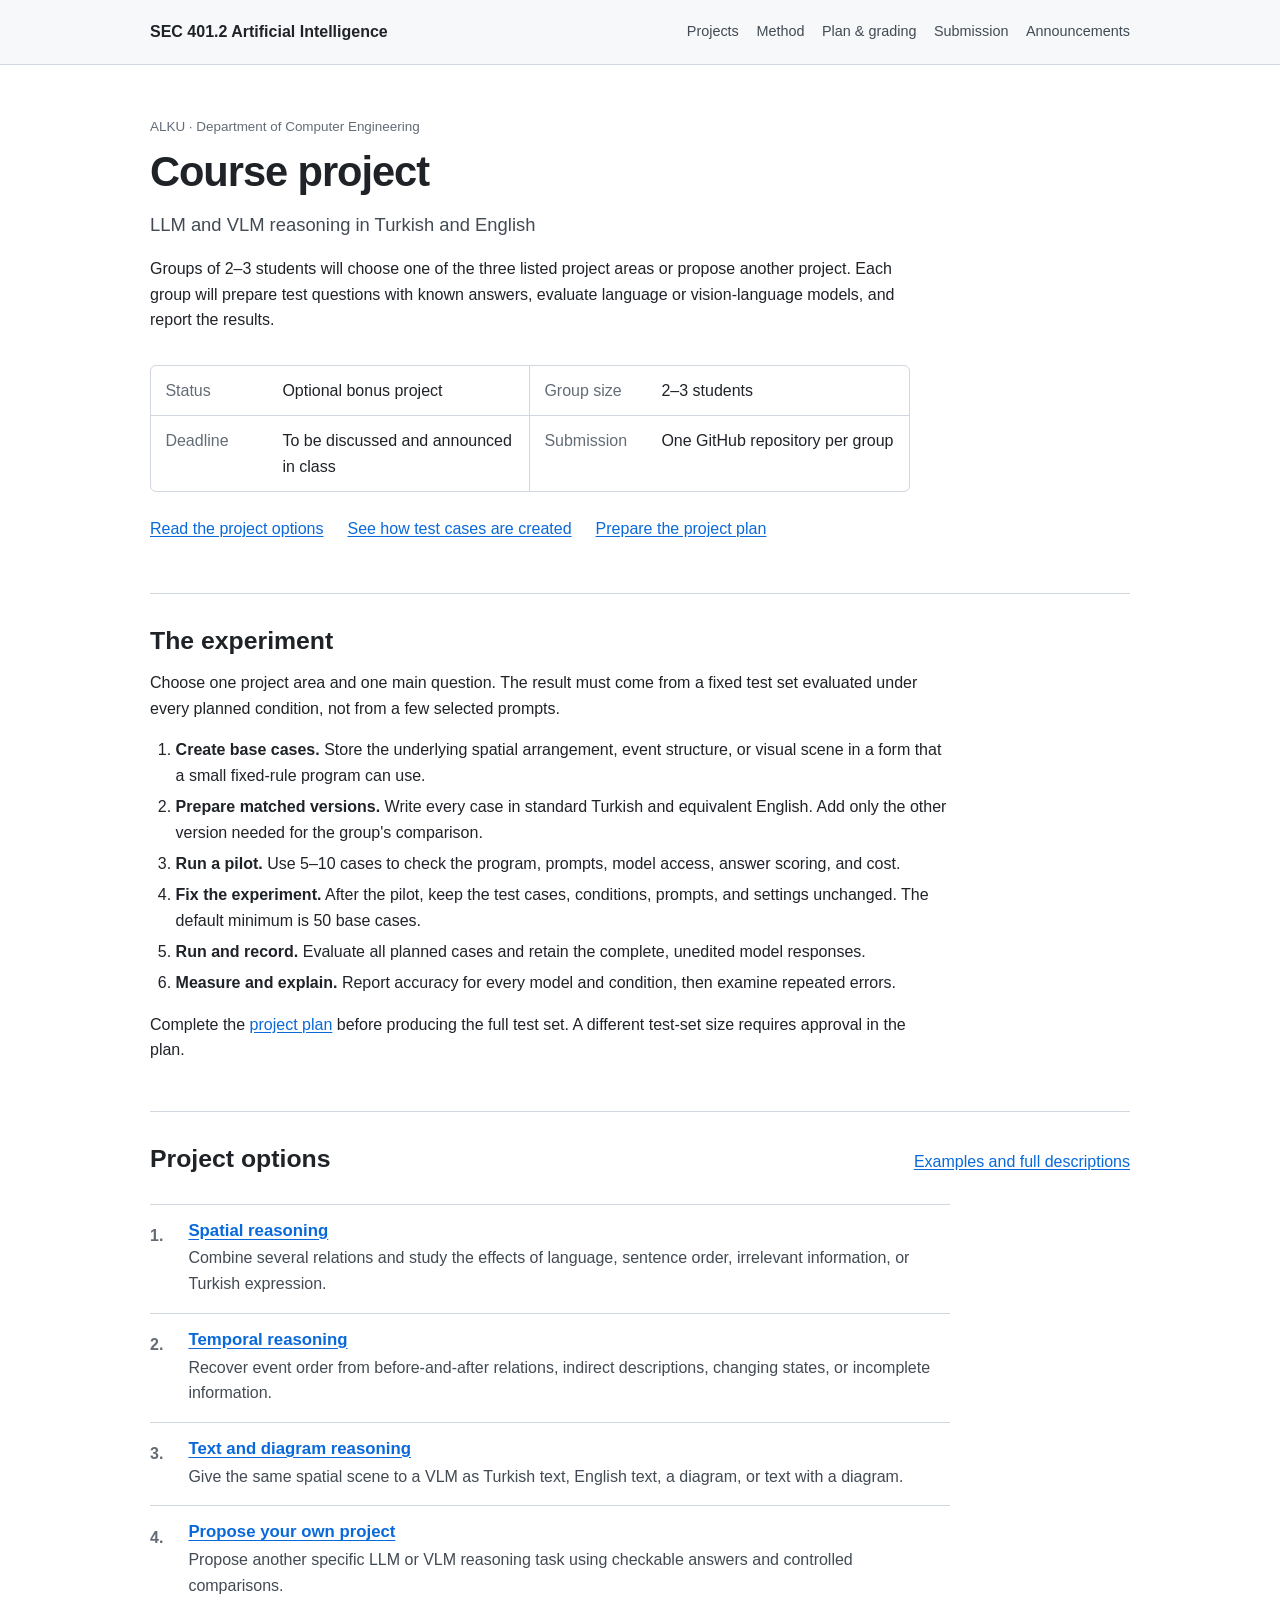
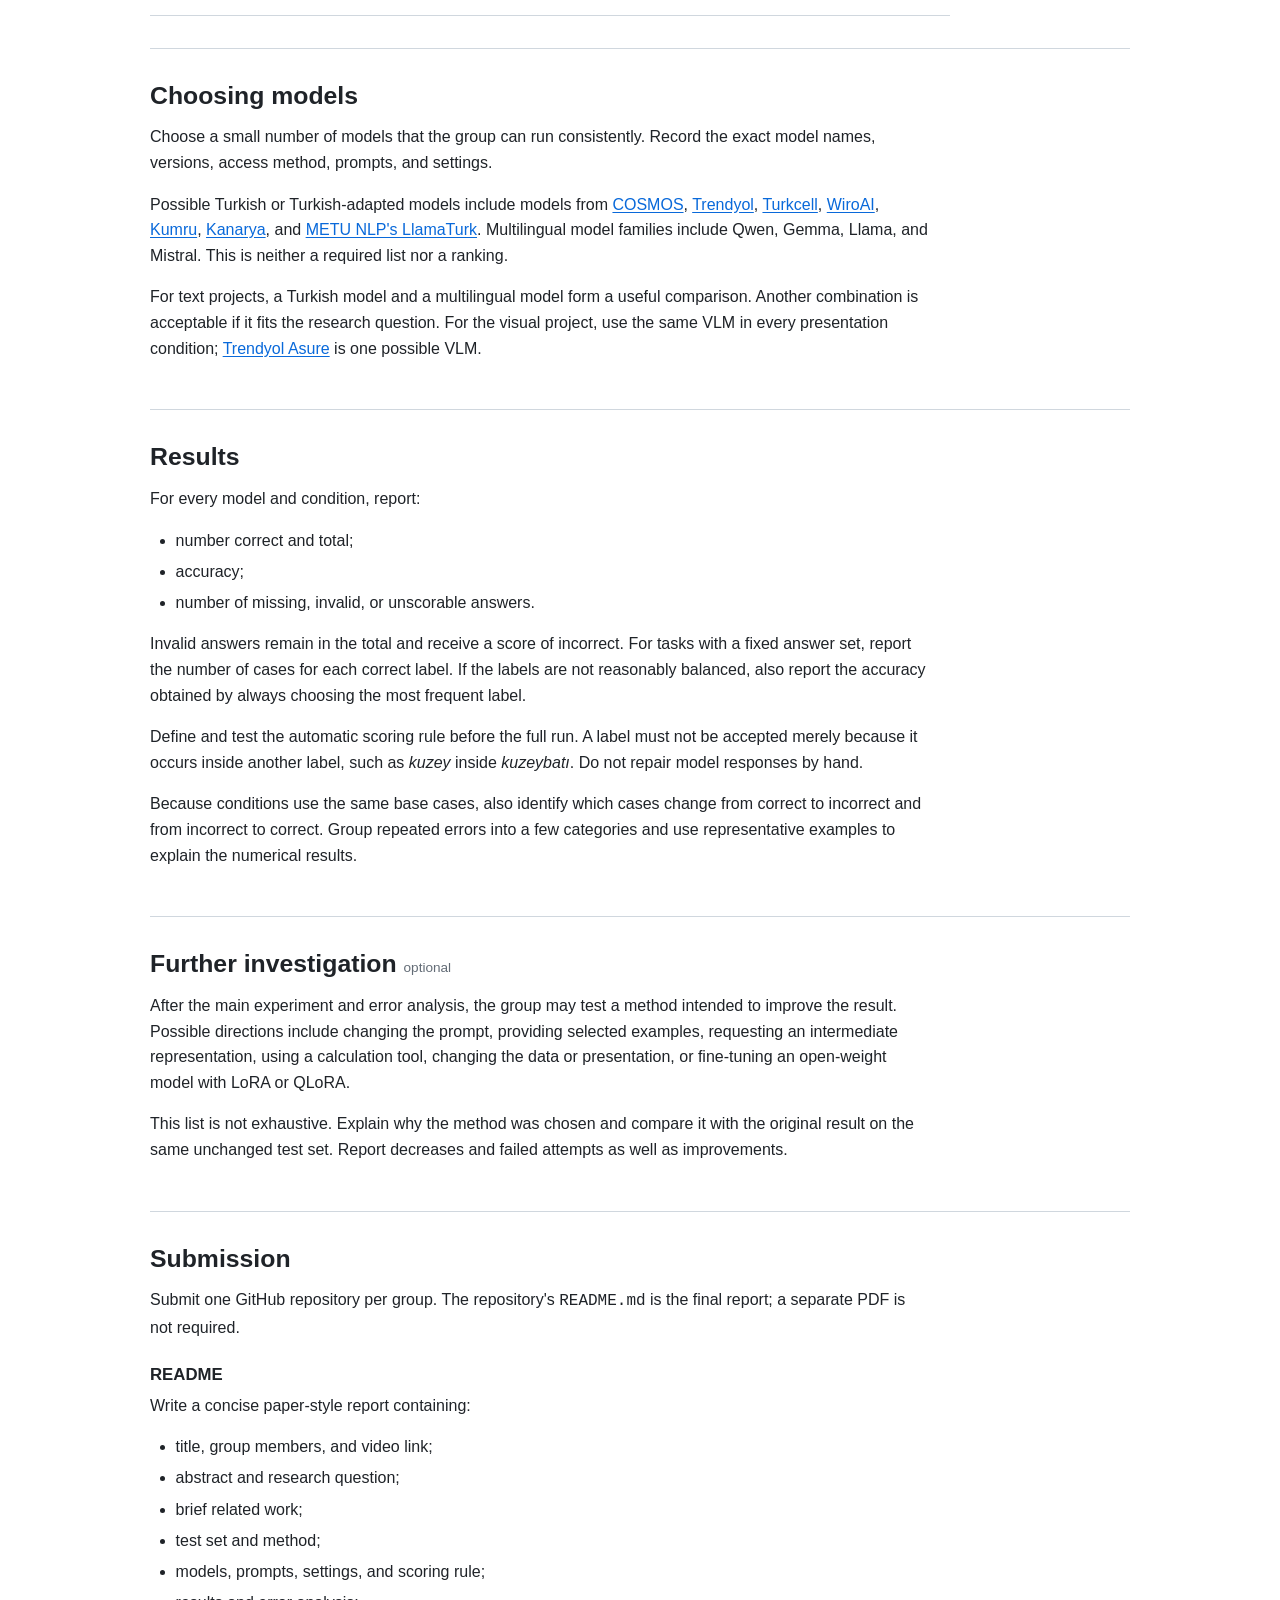
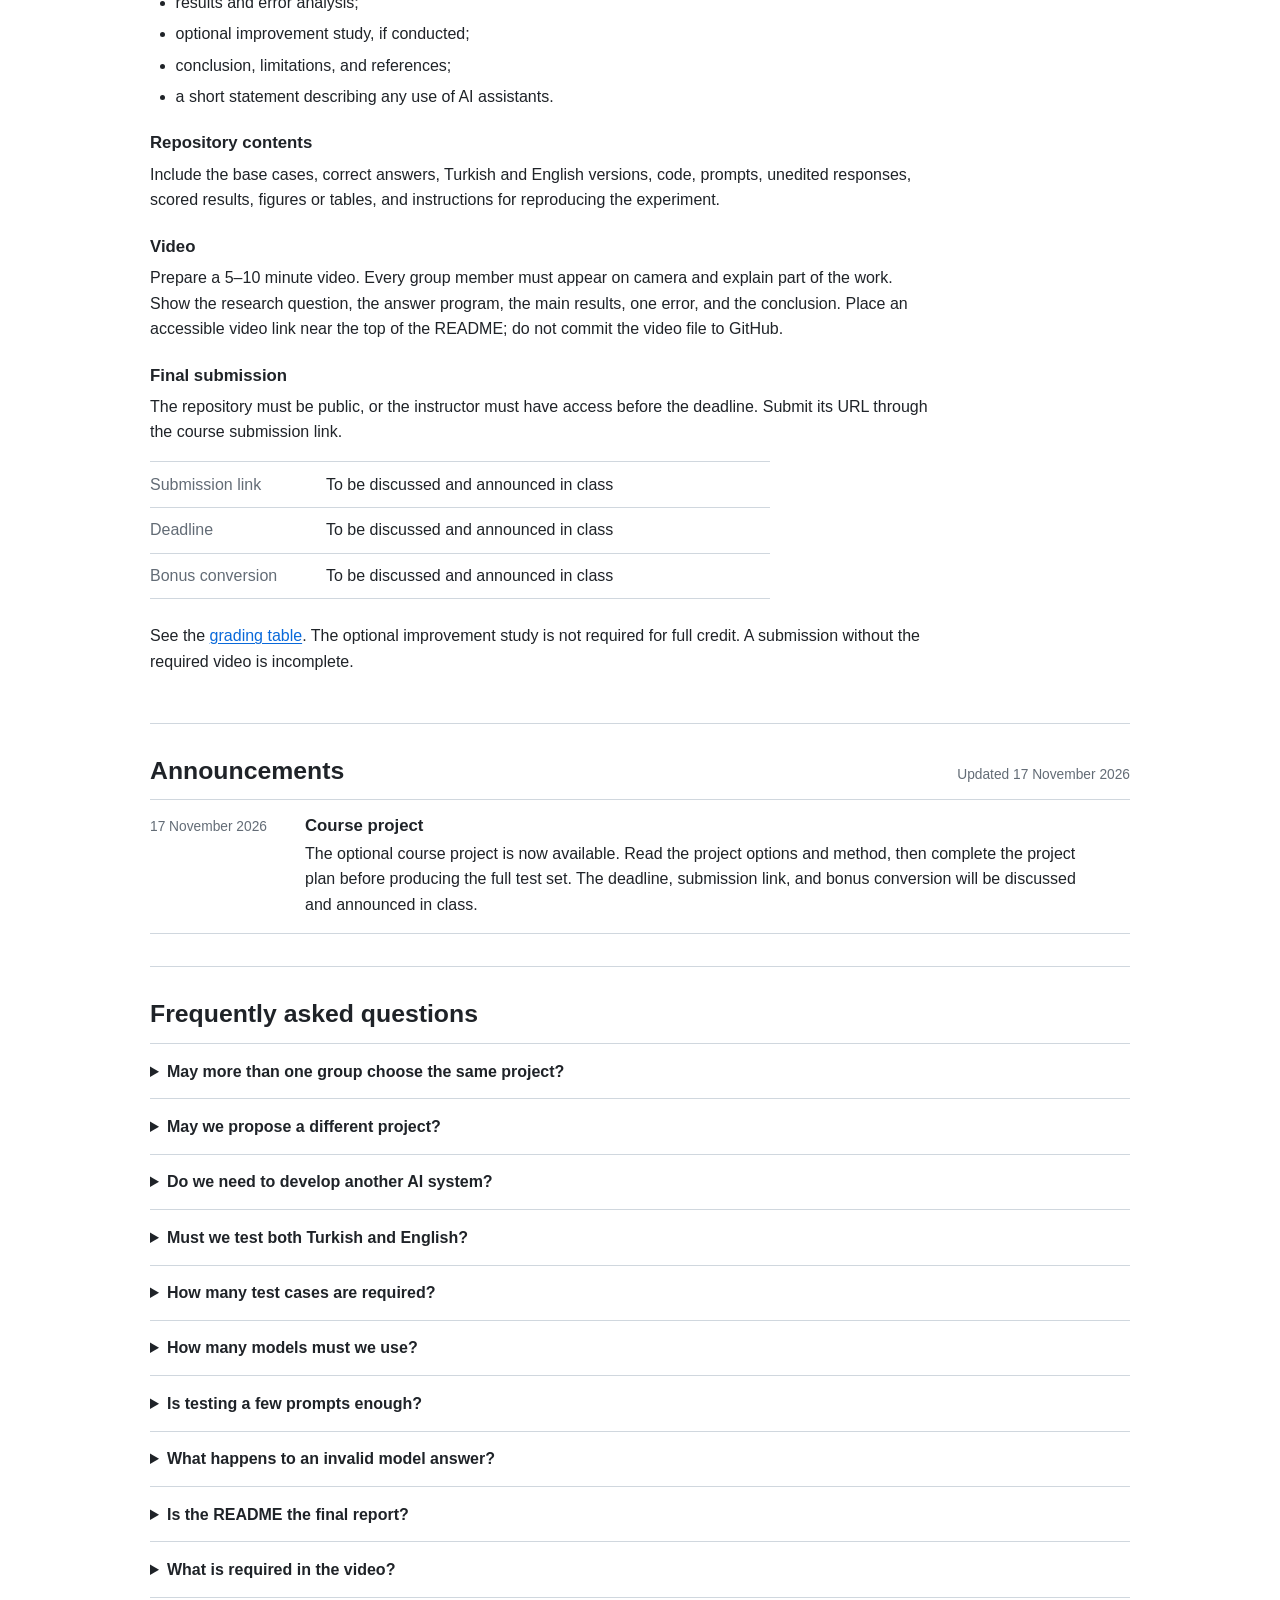
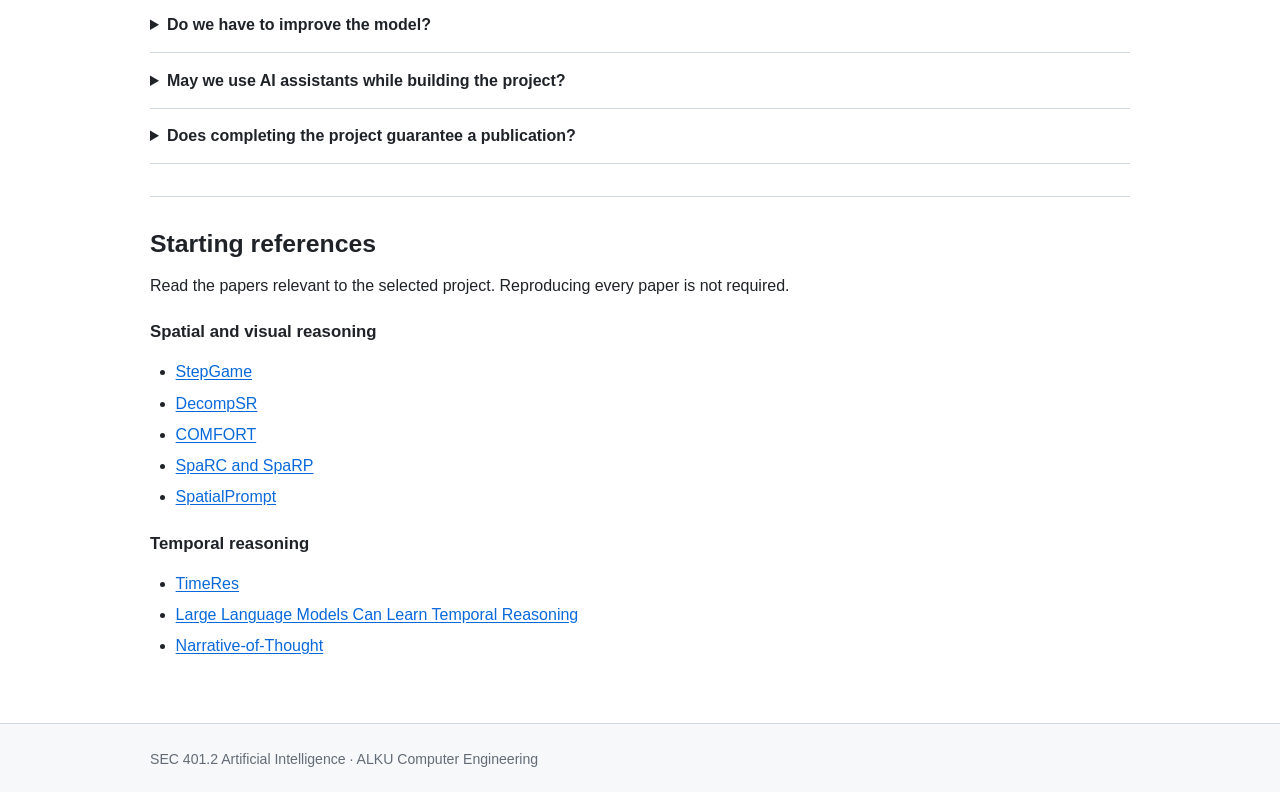
<file: index.html>
<!doctype html>
<html lang="en">
  <head>
    <meta charset="utf-8">
    <meta name="viewport" content="width=device-width, initial-scale=1">
    <meta name="description" content="SEC 401.2 course project on spatial and temporal reasoning with language and vision-language models.">
    <title>SEC 401.2 Course Project</title>
    <link rel="stylesheet" href="assets/styles.css">
    <script src="content/site-content.js" defer></script>
    <script src="assets/app.js" defer></script>
  </head>
  <body>
    <a class="skip-link" href="#main">Skip to main content</a>

    <header class="site-header">
      <div class="container header-row">
        <a class="site-title" href="index.html">SEC 401.2 Artificial Intelligence</a>
        <nav aria-label="Main navigation">
          <a href="projects.html">Projects</a>
          <a href="method.html">Method</a>
          <a href="plan.html">Plan &amp; grading</a>
          <a href="#submission">Submission</a>
          <a href="#announcements">Announcements</a>
        </nav>
      </div>
    </header>

    <main id="main" class="container">
      <section class="intro">
        <p class="eyebrow">ALKU · Department of Computer Engineering</p>
        <h1>Course project</h1>
        <p class="lead">LLM and VLM reasoning in Turkish and English</p>
        <p>Groups of 2–3 students will choose one of the three listed project areas or propose another project. Each group will prepare test questions with known answers, evaluate language or vision-language models, and report the results.</p>

        <dl class="project-meta">
          <div><dt>Status</dt><dd>Optional bonus project</dd></div>
          <div><dt>Group size</dt><dd>2–3 students</dd></div>
          <div><dt>Deadline</dt><dd>To be discussed and announced in class</dd></div>
          <div><dt>Submission</dt><dd>One GitHub repository per group</dd></div>
        </dl>

        <ul class="quick-links" aria-label="Start here">
          <li><a href="projects.html">Read the project options</a></li>
          <li><a href="method.html">See how test cases are created</a></li>
          <li><a href="plan.html">Prepare the project plan</a></li>
        </ul>
      </section>

      <section id="overview">
        <h2>The experiment</h2>
        <p>Choose one project area and one main question. The result must come from a fixed test set evaluated under every planned condition, not from a few selected prompts.</p>

        <ol>
          <li><strong>Create base cases.</strong> Store the underlying spatial arrangement, event structure, or visual scene in a form that a small fixed-rule program can use.</li>
          <li><strong>Prepare matched versions.</strong> Write every case in standard Turkish and equivalent English. Add only the other version needed for the group's comparison.</li>
          <li><strong>Run a pilot.</strong> Use 5–10 cases to check the program, prompts, model access, answer scoring, and cost.</li>
          <li><strong>Fix the experiment.</strong> After the pilot, keep the test cases, conditions, prompts, and settings unchanged. The default minimum is 50 base cases.</li>
          <li><strong>Run and record.</strong> Evaluate all planned cases and retain the complete, unedited model responses.</li>
          <li><strong>Measure and explain.</strong> Report accuracy for every model and condition, then examine repeated errors.</li>
        </ol>

        <p>Complete the <a href="plan.html">project plan</a> before producing the full test set. A different test-set size requires approval in the plan.</p>
      </section>

      <section id="projects">
        <div class="section-heading">
          <h2>Project options</h2>
          <a href="projects.html">Examples and full descriptions</a>
        </div>

        <ol class="project-list">
          <li>
            <h3><a href="projects.html#spatial">Spatial reasoning</a></h3>
            <p>Combine several relations and study the effects of language, sentence order, irrelevant information, or Turkish expression.</p>
          </li>
          <li>
            <h3><a href="projects.html#temporal">Temporal reasoning</a></h3>
            <p>Recover event order from before-and-after relations, indirect descriptions, changing states, or incomplete information.</p>
          </li>
          <li>
            <h3><a href="projects.html#visual">Text and diagram reasoning</a></h3>
            <p>Give the same spatial scene to a VLM as Turkish text, English text, a diagram, or text with a diagram.</p>
          </li>
          <li>
            <h3><a href="projects.html#own-project">Propose your own project</a></h3>
            <p>Propose another specific LLM or VLM reasoning task using checkable answers and controlled comparisons.</p>
          </li>
        </ol>
      </section>

      <section id="models">
        <h2>Choosing models</h2>
        <p>Choose a small number of models that the group can run consistently. Record the exact model names, versions, access method, prompts, and settings.</p>
        <p>Possible Turkish or Turkish-adapted models include models from <a href="https://huggingface.co/ytu-ce-cosmos/models">COSMOS</a>, <a href="https://huggingface.co/Trendyol">Trendyol</a>, <a href="https://huggingface.co/TURKCELL/Turkcell-LLM-7b-v1">Turkcell</a>, <a href="https://huggingface.co/WiroAI">WiroAI</a>, <a href="https://huggingface.co/vngrs/Kumru-2B">Kumru</a>, <a href="https://huggingface.co/asafaya/kanarya-2b">Kanarya</a>, and <a href="https://github.com/metunlp/llamaturk">METU NLP's LlamaTurk</a>. Multilingual model families include Qwen, Gemma, Llama, and Mistral. This is neither a required list nor a ranking.</p>
        <p>For text projects, a Turkish model and a multilingual model form a useful comparison. Another combination is acceptable if it fits the research question. For the visual project, use the same VLM in every presentation condition; <a href="https://huggingface.co/Trendyol/Trendyol-LLM-Asure-12B">Trendyol Asure</a> is one possible VLM.</p>
      </section>

      <section id="results">
        <h2>Results</h2>
        <p>For every model and condition, report:</p>
        <ul>
          <li>number correct and total;</li>
          <li>accuracy;</li>
          <li>number of missing, invalid, or unscorable answers.</li>
        </ul>
        <p>Invalid answers remain in the total and receive a score of incorrect. For tasks with a fixed answer set, report the number of cases for each correct label. If the labels are not reasonably balanced, also report the accuracy obtained by always choosing the most frequent label.</p>
        <p>Define and test the automatic scoring rule before the full run. A label must not be accepted merely because it occurs inside another label, such as <em>kuzey</em> inside <em>kuzeybatı</em>. Do not repair model responses by hand.</p>
        <p>Because conditions use the same base cases, also identify which cases change from correct to incorrect and from incorrect to correct. Group repeated errors into a few categories and use representative examples to explain the numerical results.</p>
      </section>

      <section id="improvement">
        <h2>Further investigation <span class="heading-note">optional</span></h2>
        <p>After the main experiment and error analysis, the group may test a method intended to improve the result. Possible directions include changing the prompt, providing selected examples, requesting an intermediate representation, using a calculation tool, changing the data or presentation, or fine-tuning an open-weight model with LoRA or QLoRA.</p>
        <p>This list is not exhaustive. Explain why the method was chosen and compare it with the original result on the same unchanged test set. Report decreases and failed attempts as well as improvements.</p>
      </section>

      <section id="submission">
        <h2>Submission</h2>
        <p>Submit one GitHub repository per group. The repository's <code>README.md</code> is the final report; a separate PDF is not required.</p>

        <h3>README</h3>
        <p>Write a concise paper-style report containing:</p>
        <ul>
          <li>title, group members, and video link;</li>
          <li>abstract and research question;</li>
          <li>brief related work;</li>
          <li>test set and method;</li>
          <li>models, prompts, settings, and scoring rule;</li>
          <li>results and error analysis;</li>
          <li>optional improvement study, if conducted;</li>
          <li>conclusion, limitations, and references;</li>
          <li>a short statement describing any use of AI assistants.</li>
        </ul>

        <h3>Repository contents</h3>
        <p>Include the base cases, correct answers, Turkish and English versions, code, prompts, unedited responses, scored results, figures or tables, and instructions for reproducing the experiment.</p>

        <h3>Video</h3>
        <p>Prepare a 5–10 minute video. Every group member must appear on camera and explain part of the work. Show the research question, the answer program, the main results, one error, and the conclusion. Place an accessible video link near the top of the README; do not commit the video file to GitHub.</p>

        <h3>Final submission</h3>
        <p>The repository must be public, or the instructor must have access before the deadline. Submit its URL through the course submission link.</p>
        <dl class="pending-items">
          <div><dt>Submission link</dt><dd>To be discussed and announced in class</dd></div>
          <div><dt>Deadline</dt><dd>To be discussed and announced in class</dd></div>
          <div><dt>Bonus conversion</dt><dd>To be discussed and announced in class</dd></div>
        </dl>

        <p>See the <a href="plan.html#grading">grading table</a>. The optional improvement study is not required for full credit. A submission without the required video is incomplete.</p>
      </section>

      <section id="announcements">
        <div class="section-heading">
          <h2>Announcements</h2>
          <span class="muted" data-announcement-updated></span>
        </div>
        <div class="announcement-list" data-announcement-list>
          <p>Announcements are loading.</p>
        </div>
      </section>

      <section id="faq">
        <h2>Frequently asked questions</h2>
        <div class="faq-list" data-faq-list>
          <p>Questions are loading.</p>
        </div>
      </section>

      <section id="reading">
        <h2>Starting references</h2>
        <p>Read the papers relevant to the selected project. Reproducing every paper is not required.</p>

        <h3>Spatial and visual reasoning</h3>
        <ul class="references">
          <li><a href="https://doi.org/10.1609/aaai.v36i10.21383">StepGame</a></li>
          <li><a href="https://arxiv.org/abs/2511.02627">DecompSR</a></li>
          <li><a href="https://arxiv.org/abs/2410.17385">COMFORT</a></li>
          <li><a href="https://aclanthology.org/2024.acl-long.261/">SpaRC and SpaRP</a></li>
          <li><a href="https://aclanthology.org/2024.emnlp-main.947/">SpatialPrompt</a></li>
        </ul>

        <h3>Temporal reasoning</h3>
        <ul class="references">
          <li><a href="https://aclanthology.org/2026.eacl-srw.67/">TimeRes</a></li>
          <li><a href="https://aclanthology.org/2024.acl-long.563/">Large Language Models Can Learn Temporal Reasoning</a></li>
          <li><a href="https://aclanthology.org/2024.findings-emnlp.963/">Narrative-of-Thought</a></li>
        </ul>
      </section>
    </main>

    <footer>
      <div class="container">
        SEC 401.2 Artificial Intelligence · ALKU Computer Engineering
      </div>
    </footer>
  </body>
</html>
</file>
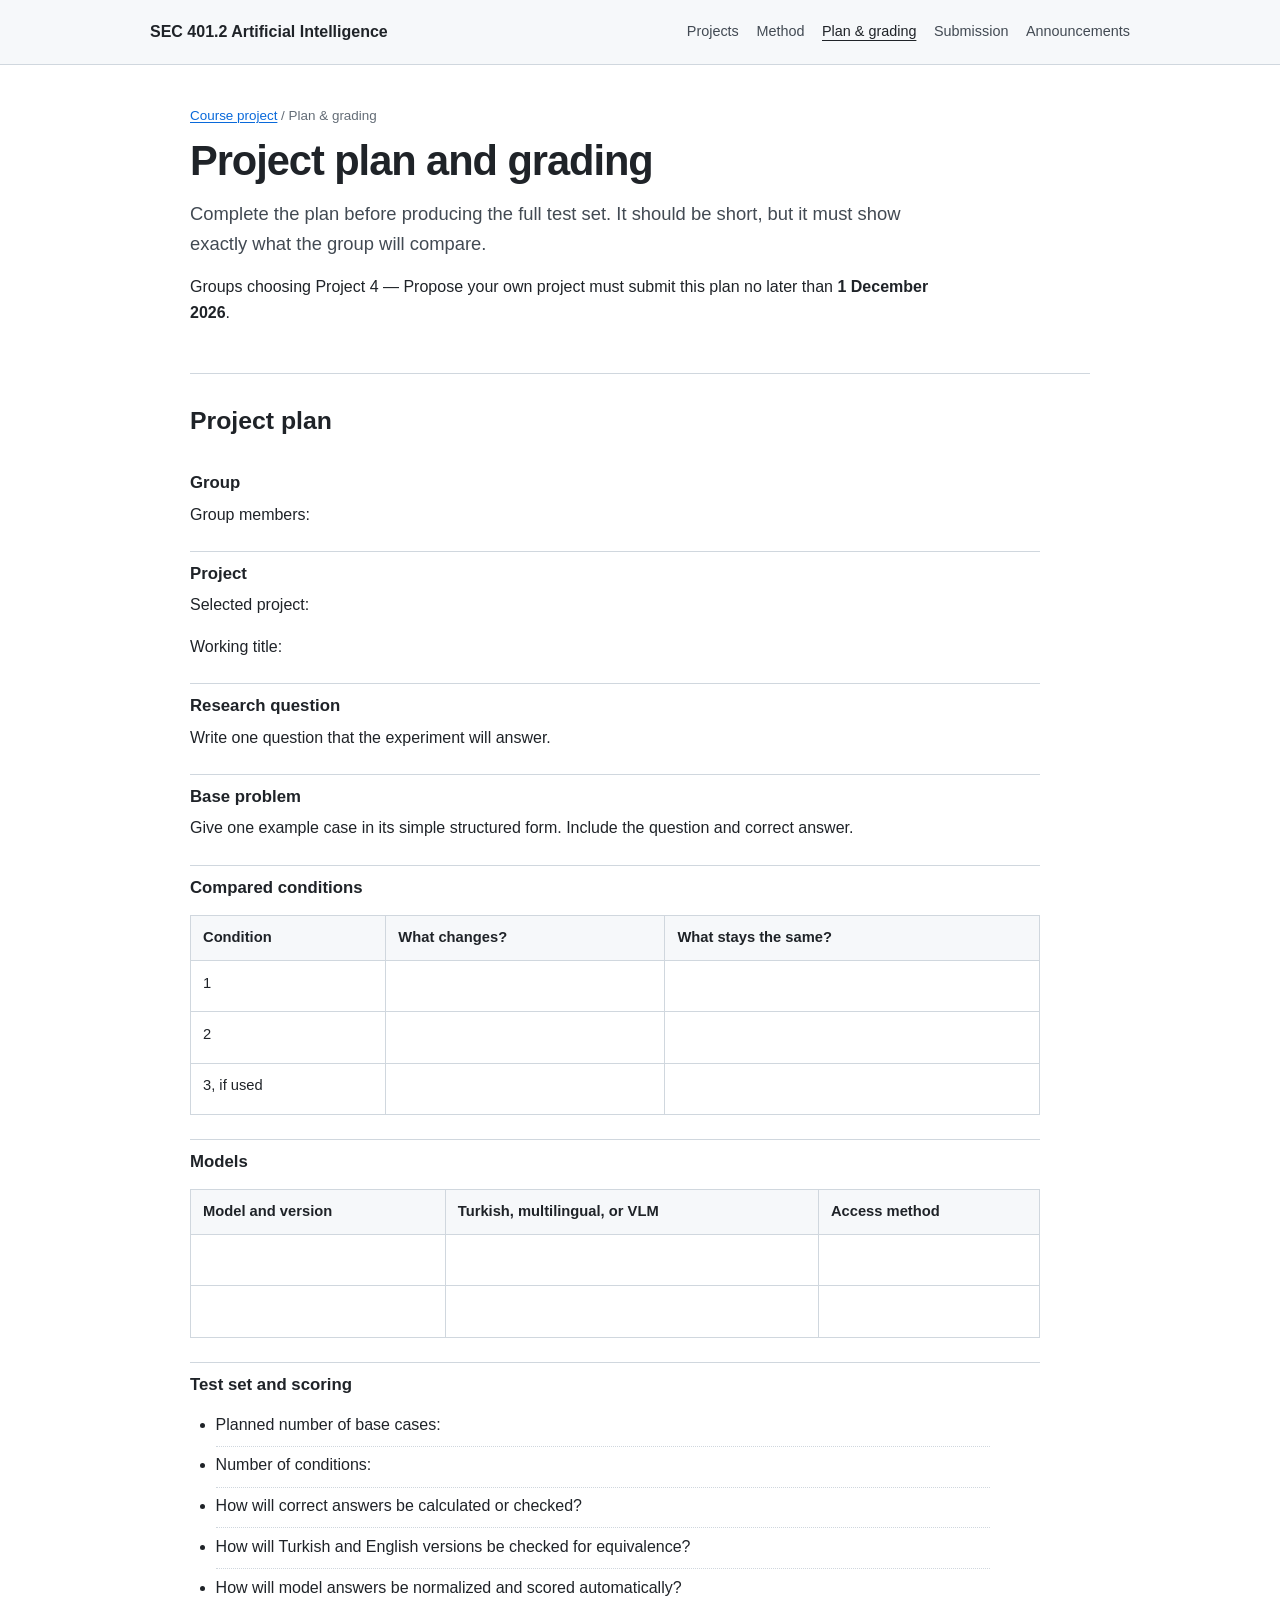
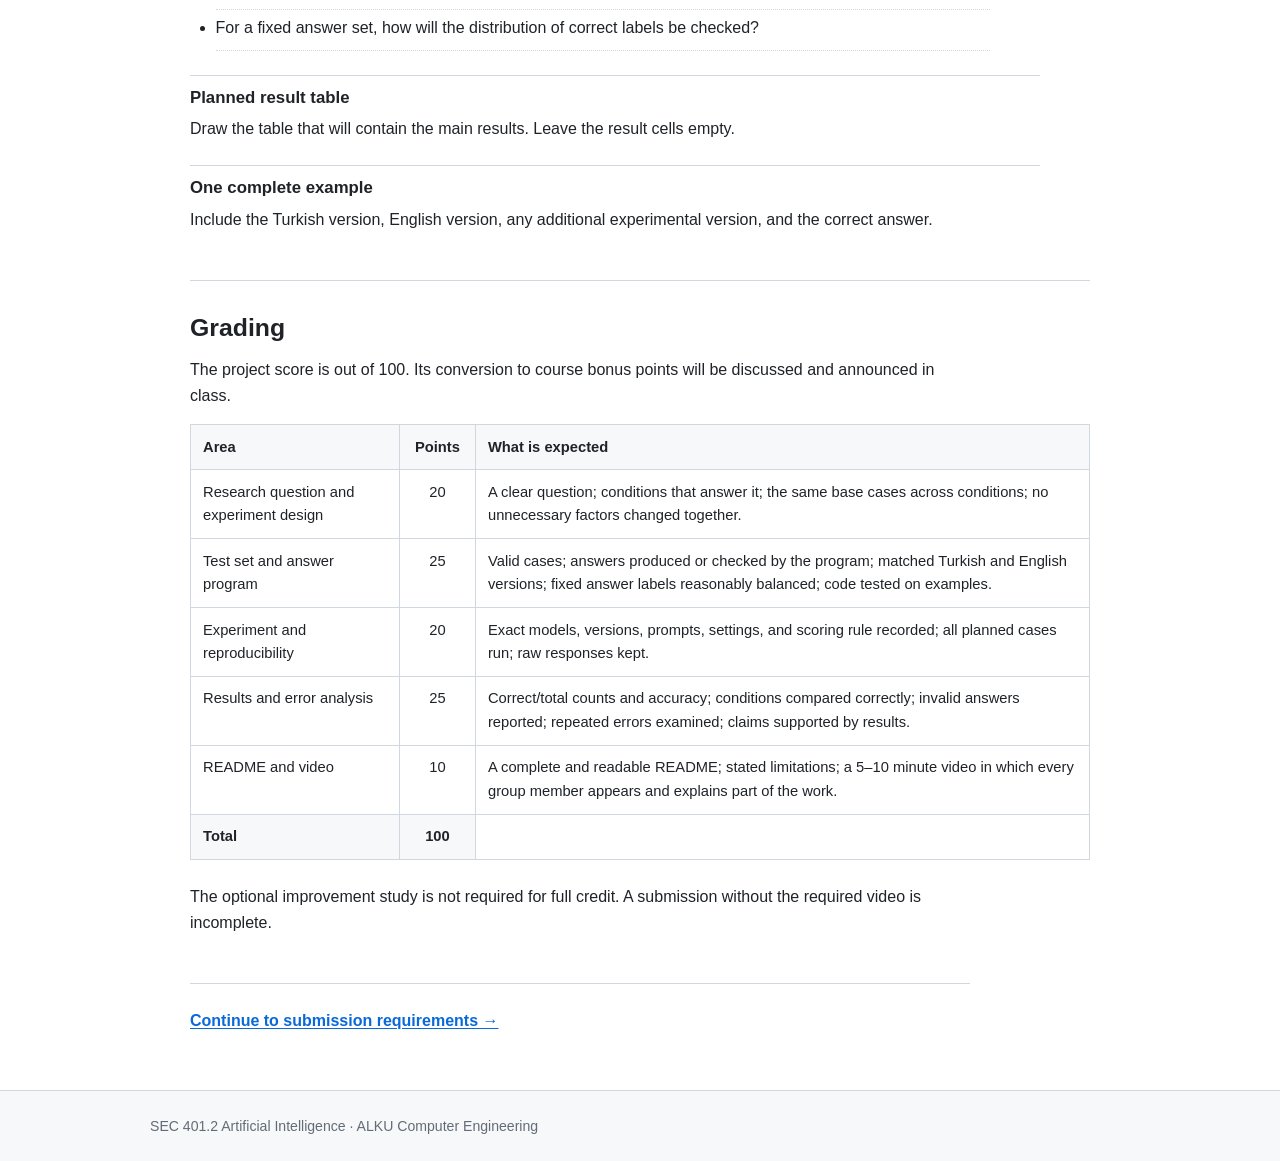
<file: plan.html>
<!doctype html>
<html lang="en">
  <head>
    <meta charset="utf-8">
    <meta name="viewport" content="width=device-width, initial-scale=1">
    <meta name="description" content="Project plan and grading information for the SEC 401.2 course project.">
    <title>Plan and Grading · SEC 401.2</title>
    <link rel="stylesheet" href="assets/styles.css">
  </head>
  <body>
    <a class="skip-link" href="#main">Skip to main content</a>

    <header class="site-header">
      <div class="container header-row">
        <a class="site-title" href="index.html">SEC 401.2 Artificial Intelligence</a>
        <nav aria-label="Main navigation">
          <a href="projects.html">Projects</a>
          <a href="method.html">Method</a>
          <a class="active" href="plan.html">Plan &amp; grading</a>
          <a href="index.html#submission">Submission</a>
          <a href="index.html#announcements">Announcements</a>
        </nav>
      </div>
    </header>

    <main id="main" class="container reading-page">
      <section class="intro compact">
        <p class="eyebrow"><a href="index.html">Course project</a> / Plan &amp; grading</p>
        <h1>Project plan and grading</h1>
        <p class="lead">Complete the plan before producing the full test set. It should be short, but it must show exactly what the group will compare.</p>
        <p>Groups choosing Project 4 — Propose your own project must submit this plan no later than <strong>1 December 2026</strong>.</p>
      </section>

      <section id="plan">
        <h2>Project plan</h2>

        <div class="worksheet">
          <h3>Group</h3>
          <p>Group members:</p>

          <h3>Project</h3>
          <p>Selected project:</p>
          <p>Working title:</p>

          <h3>Research question</h3>
          <p>Write one question that the experiment will answer.</p>

          <h3>Base problem</h3>
          <p>Give one example case in its simple structured form. Include the question and correct answer.</p>

          <h3>Compared conditions</h3>
          <div class="table-wrap">
            <table>
              <thead>
                <tr>
                  <th>Condition</th>
                  <th>What changes?</th>
                  <th>What stays the same?</th>
                </tr>
              </thead>
              <tbody>
                <tr><td>1</td><td></td><td></td></tr>
                <tr><td>2</td><td></td><td></td></tr>
                <tr><td>3, if used</td><td></td><td></td></tr>
              </tbody>
            </table>
          </div>

          <h3>Models</h3>
          <div class="table-wrap">
            <table>
              <thead>
                <tr>
                  <th>Model and version</th>
                  <th>Turkish, multilingual, or VLM</th>
                  <th>Access method</th>
                </tr>
              </thead>
              <tbody>
                <tr><td></td><td></td><td></td></tr>
                <tr><td></td><td></td><td></td></tr>
              </tbody>
            </table>
          </div>

          <h3>Test set and scoring</h3>
          <ul class="form-questions">
            <li>Planned number of base cases:</li>
            <li>Number of conditions:</li>
            <li>How will correct answers be calculated or checked?</li>
            <li>How will Turkish and English versions be checked for equivalence?</li>
            <li>How will model answers be normalized and scored automatically?</li>
            <li>For a fixed answer set, how will the distribution of correct labels be checked?</li>
          </ul>

          <h3>Planned result table</h3>
          <p>Draw the table that will contain the main results. Leave the result cells empty.</p>

          <h3>One complete example</h3>
          <p>Include the Turkish version, English version, any additional experimental version, and the correct answer.</p>
        </div>
      </section>

      <section id="grading">
        <h2>Grading</h2>
        <p>The project score is out of 100. Its conversion to course bonus points will be discussed and announced in class.</p>

        <div class="table-wrap">
          <table class="rubric-table">
            <thead>
              <tr>
                <th>Area</th>
                <th class="points">Points</th>
                <th>What is expected</th>
              </tr>
            </thead>
            <tbody>
              <tr>
                <td>Research question and experiment design</td>
                <td class="points">20</td>
                <td>A clear question; conditions that answer it; the same base cases across conditions; no unnecessary factors changed together.</td>
              </tr>
              <tr>
                <td>Test set and answer program</td>
                <td class="points">25</td>
                <td>Valid cases; answers produced or checked by the program; matched Turkish and English versions; fixed answer labels reasonably balanced; code tested on examples.</td>
              </tr>
              <tr>
                <td>Experiment and reproducibility</td>
                <td class="points">20</td>
                <td>Exact models, versions, prompts, settings, and scoring rule recorded; all planned cases run; raw responses kept.</td>
              </tr>
              <tr>
                <td>Results and error analysis</td>
                <td class="points">25</td>
                <td>Correct/total counts and accuracy; conditions compared correctly; invalid answers reported; repeated errors examined; claims supported by results.</td>
              </tr>
              <tr>
                <td>README and video</td>
                <td class="points">10</td>
                <td>A complete and readable README; stated limitations; a 5–10 minute video in which every group member appears and explains part of the work.</td>
              </tr>
              <tr>
                <th>Total</th>
                <th class="points">100</th>
                <td></td>
              </tr>
            </tbody>
          </table>
        </div>

        <p>The optional improvement study is not required for full credit. A submission without the required video is incomplete.</p>
      </section>

      <p class="page-end"><a href="index.html#submission">Continue to submission requirements →</a></p>
    </main>

    <footer>
      <div class="container">
        SEC 401.2 Artificial Intelligence · ALKU Computer Engineering
      </div>
    </footer>
  </body>
</html>
</file>
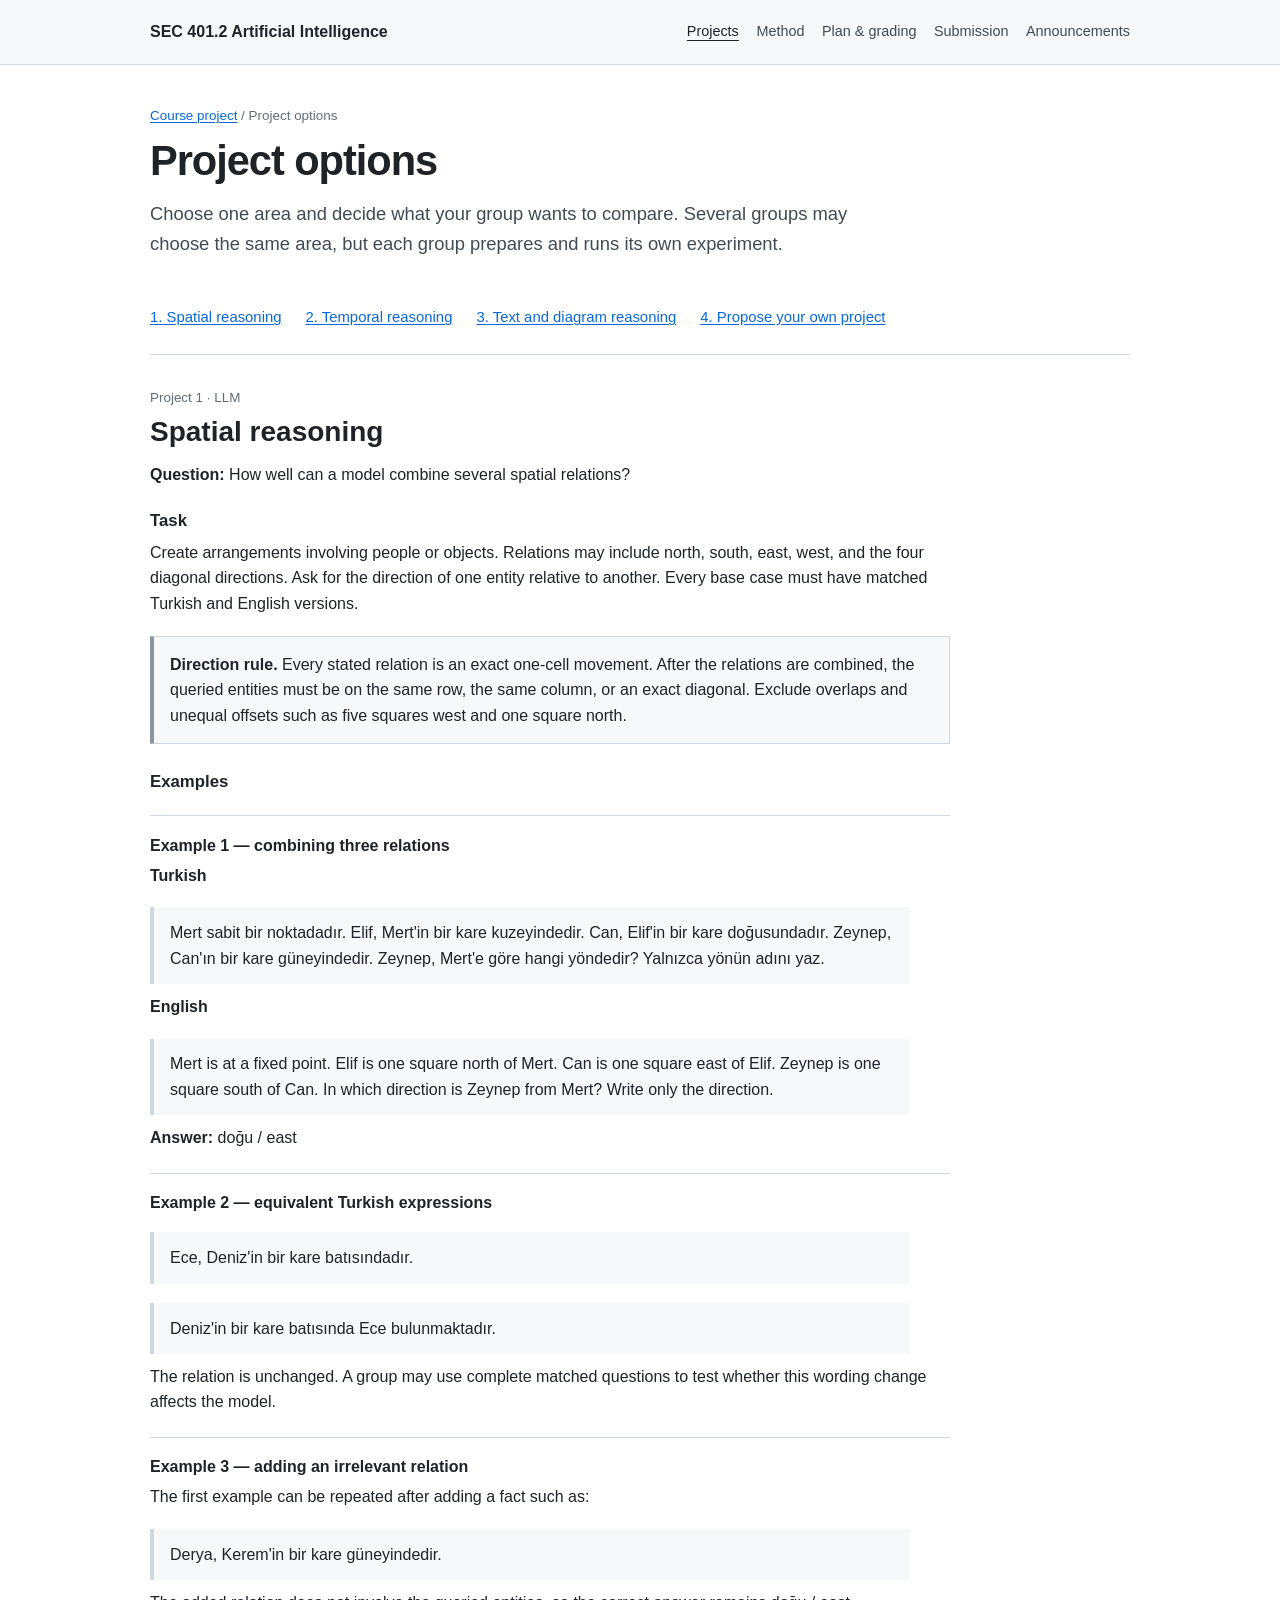
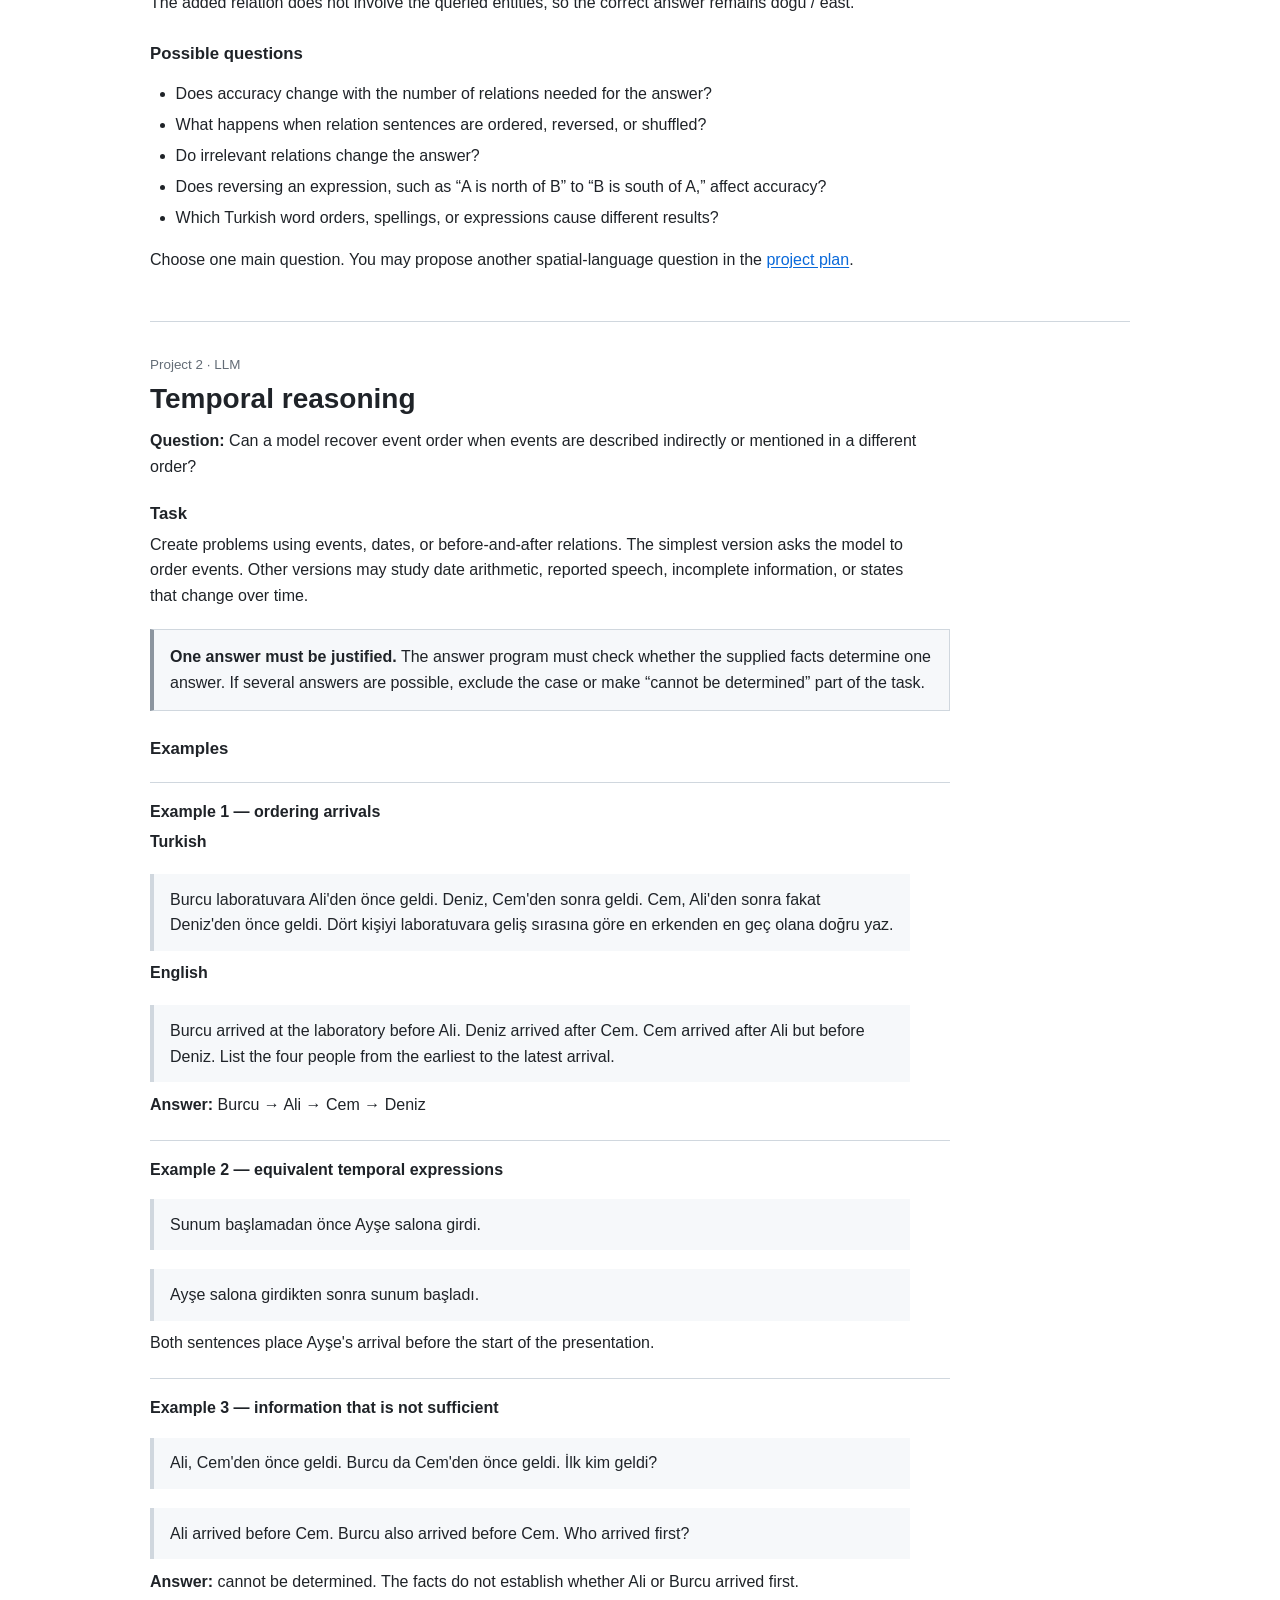
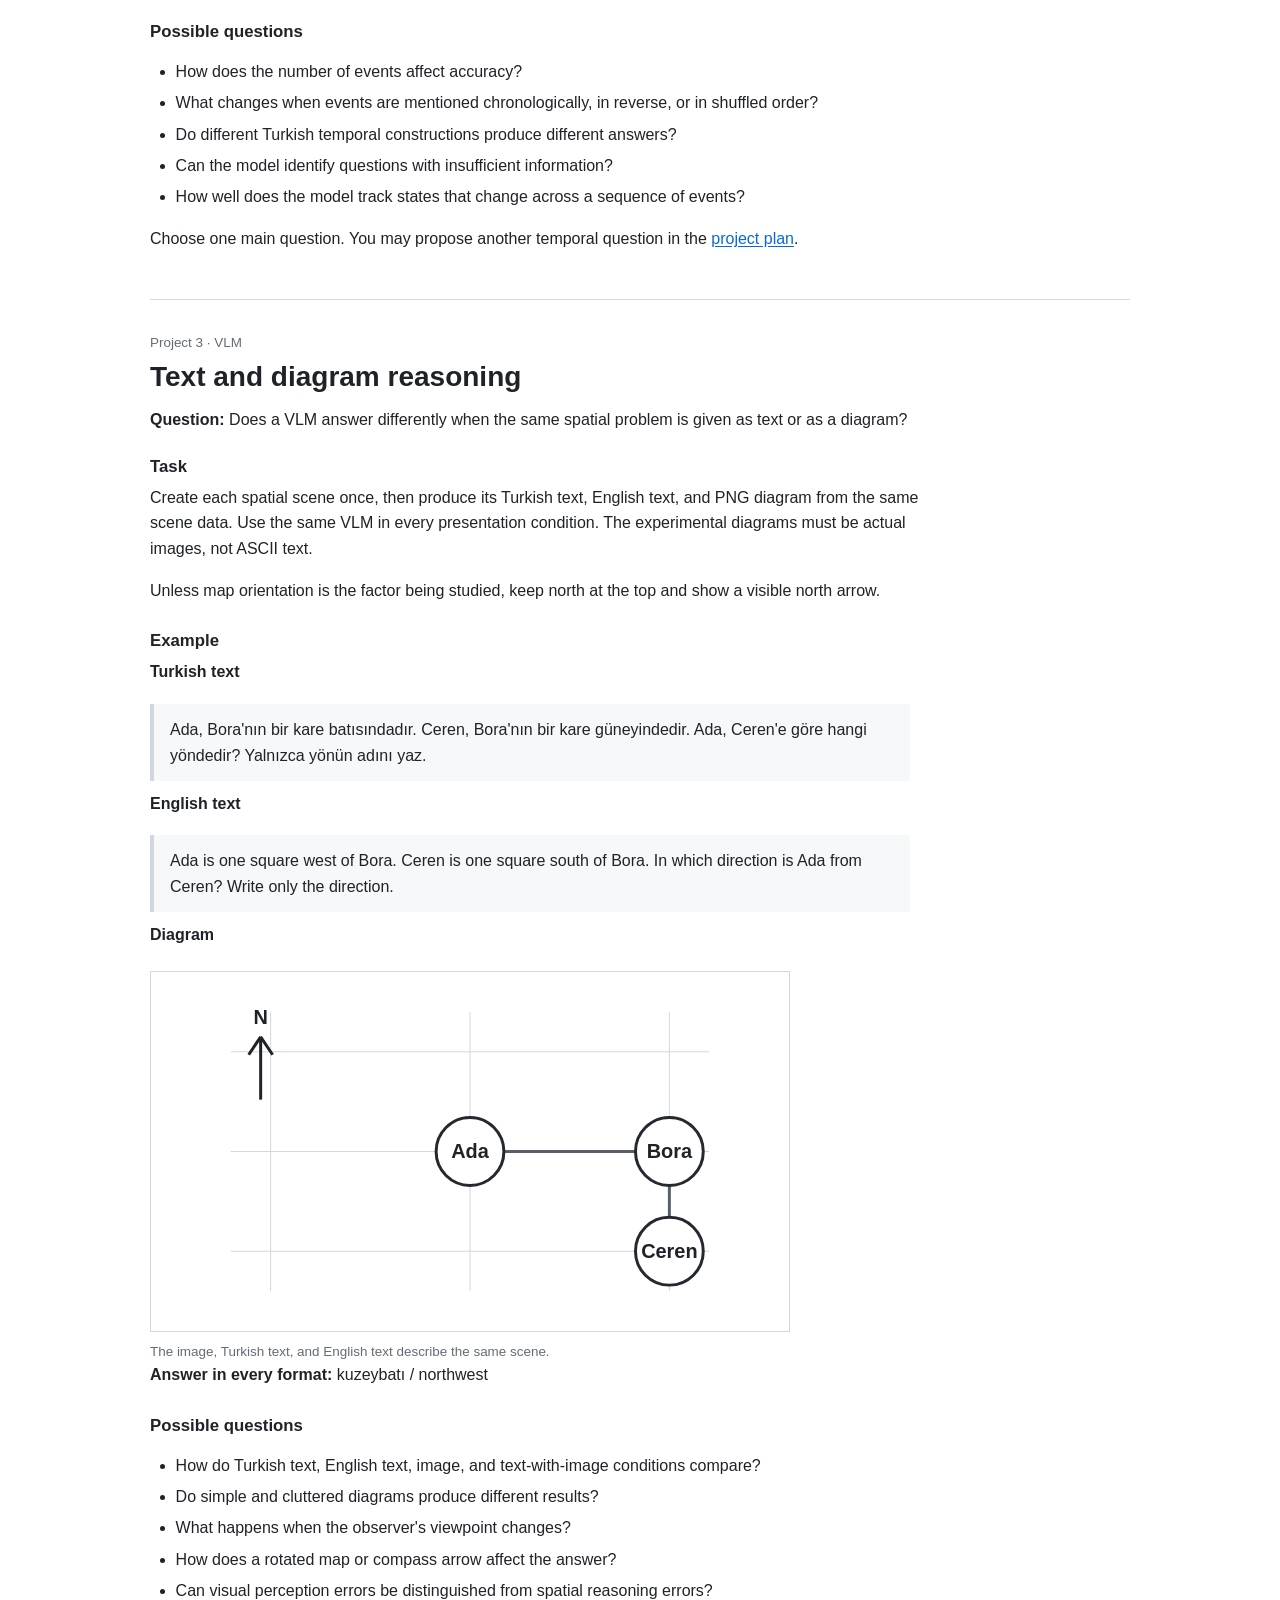
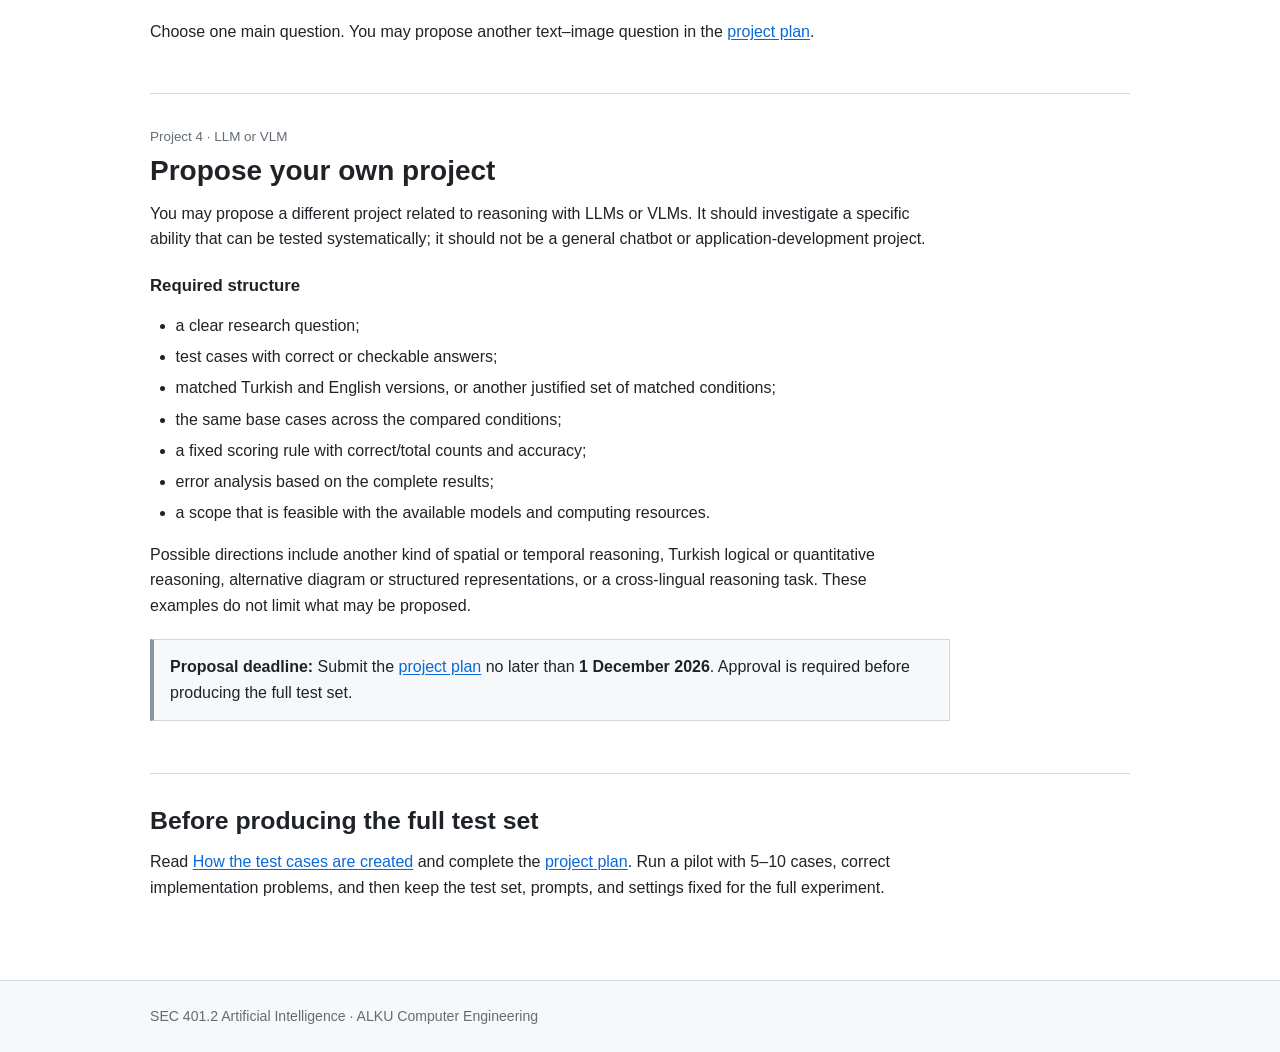
<file: projects.html>
<!doctype html>
<html lang="en">
  <head>
    <meta charset="utf-8">
    <meta name="viewport" content="width=device-width, initial-scale=1">
    <meta name="description" content="Project options for SEC 401.2 Artificial Intelligence.">
    <title>Project Options · SEC 401.2</title>
    <link rel="stylesheet" href="assets/styles.css">
  </head>
  <body>
    <a class="skip-link" href="#main">Skip to main content</a>

    <header class="site-header">
      <div class="container header-row">
        <a class="site-title" href="index.html">SEC 401.2 Artificial Intelligence</a>
        <nav aria-label="Main navigation">
          <a class="active" href="projects.html">Projects</a>
          <a href="method.html">Method</a>
          <a href="plan.html">Plan &amp; grading</a>
          <a href="index.html#submission">Submission</a>
          <a href="index.html#announcements">Announcements</a>
        </nav>
      </div>
    </header>

    <main id="main" class="container">
      <section class="intro compact">
        <p class="eyebrow"><a href="index.html">Course project</a> / Project options</p>
        <h1>Project options</h1>
        <p class="lead">Choose one area and decide what your group wants to compare. Several groups may choose the same area, but each group prepares and runs its own experiment.</p>
      </section>

      <nav class="page-toc" aria-label="Projects on this page">
        <a href="#spatial">1. Spatial reasoning</a>
        <a href="#temporal">2. Temporal reasoning</a>
        <a href="#visual">3. Text and diagram reasoning</a>
        <a href="#own-project">4. Propose your own project</a>
      </nav>

      <article class="project" id="spatial">
        <p class="eyebrow">Project 1 · LLM</p>
        <h2>Spatial reasoning</h2>
        <p><strong>Question:</strong> How well can a model combine several spatial relations?</p>

        <h3>Task</h3>
        <p>Create arrangements involving people or objects. Relations may include north, south, east, west, and the four diagonal directions. Ask for the direction of one entity relative to another. Every base case must have matched Turkish and English versions.</p>

        <div class="rule-note">
          <strong>Direction rule.</strong> Every stated relation is an exact one-cell movement. After the relations are combined, the queried entities must be on the same row, the same column, or an exact diagonal. Exclude overlaps and unequal offsets such as five squares west and one square north.
        </div>

        <div class="examples">
          <h3>Examples</h3>

          <h4>Example 1 — combining three relations</h4>
          <p><strong>Turkish</strong></p>
          <blockquote lang="tr">Mert sabit bir noktadadır. Elif, Mert'in bir kare kuzeyindedir. Can, Elif'in bir kare doğusundadır. Zeynep, Can'ın bir kare güneyindedir. Zeynep, Mert'e göre hangi yöndedir? Yalnızca yönün adını yaz.</blockquote>
          <p><strong>English</strong></p>
          <blockquote>Mert is at a fixed point. Elif is one square north of Mert. Can is one square east of Elif. Zeynep is one square south of Can. In which direction is Zeynep from Mert? Write only the direction.</blockquote>
          <p><strong>Answer:</strong> <span lang="tr">doğu</span> / east</p>

          <h4>Example 2 — equivalent Turkish expressions</h4>
          <blockquote lang="tr">Ece, Deniz'in bir kare batısındadır.</blockquote>
          <blockquote lang="tr">Deniz'in bir kare batısında Ece bulunmaktadır.</blockquote>
          <p>The relation is unchanged. A group may use complete matched questions to test whether this wording change affects the model.</p>

          <h4>Example 3 — adding an irrelevant relation</h4>
          <p>The first example can be repeated after adding a fact such as:</p>
          <blockquote lang="tr">Derya, Kerem'in bir kare güneyindedir.</blockquote>
          <p>The added relation does not involve the queried entities, so the correct answer remains <span lang="tr">doğu</span> / east.</p>
        </div>

        <h3>Possible questions</h3>
        <ul>
          <li>Does accuracy change with the number of relations needed for the answer?</li>
          <li>What happens when relation sentences are ordered, reversed, or shuffled?</li>
          <li>Do irrelevant relations change the answer?</li>
          <li>Does reversing an expression, such as “A is north of B” to “B is south of A,” affect accuracy?</li>
          <li>Which Turkish word orders, spellings, or expressions cause different results?</li>
        </ul>
        <p>Choose one main question. You may propose another spatial-language question in the <a href="plan.html">project plan</a>.</p>
      </article>

      <article class="project" id="temporal">
        <p class="eyebrow">Project 2 · LLM</p>
        <h2>Temporal reasoning</h2>
        <p><strong>Question:</strong> Can a model recover event order when events are described indirectly or mentioned in a different order?</p>

        <h3>Task</h3>
        <p>Create problems using events, dates, or before-and-after relations. The simplest version asks the model to order events. Other versions may study date arithmetic, reported speech, incomplete information, or states that change over time.</p>

        <div class="rule-note">
          <strong>One answer must be justified.</strong> The answer program must check whether the supplied facts determine one answer. If several answers are possible, exclude the case or make “cannot be determined” part of the task.
        </div>

        <div class="examples">
          <h3>Examples</h3>

          <h4>Example 1 — ordering arrivals</h4>
          <p><strong>Turkish</strong></p>
          <blockquote lang="tr">Burcu laboratuvara Ali'den önce geldi. Deniz, Cem'den sonra geldi. Cem, Ali'den sonra fakat Deniz'den önce geldi. Dört kişiyi laboratuvara geliş sırasına göre en erkenden en geç olana doğru yaz.</blockquote>
          <p><strong>English</strong></p>
          <blockquote>Burcu arrived at the laboratory before Ali. Deniz arrived after Cem. Cem arrived after Ali but before Deniz. List the four people from the earliest to the latest arrival.</blockquote>
          <p><strong>Answer:</strong> Burcu → Ali → Cem → Deniz</p>

          <h4>Example 2 — equivalent temporal expressions</h4>
          <blockquote lang="tr">Sunum başlamadan önce Ayşe salona girdi.</blockquote>
          <blockquote lang="tr">Ayşe salona girdikten sonra sunum başladı.</blockquote>
          <p>Both sentences place Ayşe's arrival before the start of the presentation.</p>

          <h4>Example 3 — information that is not sufficient</h4>
          <blockquote lang="tr">Ali, Cem'den önce geldi. Burcu da Cem'den önce geldi. İlk kim geldi?</blockquote>
          <blockquote>Ali arrived before Cem. Burcu also arrived before Cem. Who arrived first?</blockquote>
          <p><strong>Answer:</strong> cannot be determined. The facts do not establish whether Ali or Burcu arrived first.</p>
        </div>

        <h3>Possible questions</h3>
        <ul>
          <li>How does the number of events affect accuracy?</li>
          <li>What changes when events are mentioned chronologically, in reverse, or in shuffled order?</li>
          <li>Do different Turkish temporal constructions produce different answers?</li>
          <li>Can the model identify questions with insufficient information?</li>
          <li>How well does the model track states that change across a sequence of events?</li>
        </ul>
        <p>Choose one main question. You may propose another temporal question in the <a href="plan.html">project plan</a>.</p>
      </article>

      <article class="project" id="visual">
        <p class="eyebrow">Project 3 · VLM</p>
        <h2>Text and diagram reasoning</h2>
        <p><strong>Question:</strong> Does a VLM answer differently when the same spatial problem is given as text or as a diagram?</p>

        <h3>Task</h3>
        <p>Create each spatial scene once, then produce its Turkish text, English text, and PNG diagram from the same scene data. Use the same VLM in every presentation condition. The experimental diagrams must be actual images, not ASCII text.</p>
        <p>Unless map orientation is the factor being studied, keep north at the top and show a visible north arrow.</p>

        <div class="examples">
          <h3>Example</h3>

          <p><strong>Turkish text</strong></p>
          <blockquote lang="tr">Ada, Bora'nın bir kare batısındadır. Ceren, Bora'nın bir kare güneyindedir. Ada, Ceren'e göre hangi yöndedir? Yalnızca yönün adını yaz.</blockquote>

          <p><strong>English text</strong></p>
          <blockquote>Ada is one square west of Bora. Ceren is one square south of Bora. In which direction is Ada from Ceren? Write only the direction.</blockquote>

          <p><strong>Diagram</strong></p>
          <figure class="example-figure">
            <img src="assets/example-diagram.svg" alt="A diagram with Ada west of Bora, Ceren south of Bora, and a north arrow pointing upward.">
            <figcaption>The image, Turkish text, and English text describe the same scene.</figcaption>
          </figure>

          <p><strong>Answer in every format:</strong> <span lang="tr">kuzeybatı</span> / northwest</p>
        </div>

        <h3>Possible questions</h3>
        <ul>
          <li>How do Turkish text, English text, image, and text-with-image conditions compare?</li>
          <li>Do simple and cluttered diagrams produce different results?</li>
          <li>What happens when the observer's viewpoint changes?</li>
          <li>How does a rotated map or compass arrow affect the answer?</li>
          <li>Can visual perception errors be distinguished from spatial reasoning errors?</li>
        </ul>
        <p>Choose one main question. You may propose another text–image question in the <a href="plan.html">project plan</a>.</p>
      </article>

      <article class="project" id="own-project">
        <p class="eyebrow">Project 4 · LLM or VLM</p>
        <h2>Propose your own project</h2>
        <p>You may propose a different project related to reasoning with LLMs or VLMs. It should investigate a specific ability that can be tested systematically; it should not be a general chatbot or application-development project.</p>

        <h3>Required structure</h3>
        <ul>
          <li>a clear research question;</li>
          <li>test cases with correct or checkable answers;</li>
          <li>matched Turkish and English versions, or another justified set of matched conditions;</li>
          <li>the same base cases across the compared conditions;</li>
          <li>a fixed scoring rule with correct/total counts and accuracy;</li>
          <li>error analysis based on the complete results;</li>
          <li>a scope that is feasible with the available models and computing resources.</li>
        </ul>

        <p>Possible directions include another kind of spatial or temporal reasoning, Turkish logical or quantitative reasoning, alternative diagram or structured representations, or a cross-lingual reasoning task. These examples do not limit what may be proposed.</p>

        <div class="rule-note">
          <strong>Proposal deadline:</strong> Submit the <a href="plan.html">project plan</a> no later than <strong>1 December 2026</strong>. Approval is required before producing the full test set.
        </div>
      </article>

      <section class="closing-note">
        <h2>Before producing the full test set</h2>
        <p>Read <a href="method.html">How the test cases are created</a> and complete the <a href="plan.html">project plan</a>. Run a pilot with 5–10 cases, correct implementation problems, and then keep the test set, prompts, and settings fixed for the full experiment.</p>
      </section>
    </main>

    <footer>
      <div class="container">
        SEC 401.2 Artificial Intelligence · ALKU Computer Engineering
      </div>
    </footer>
  </body>
</html>
</file>
<file: assets/styles.css>
:root {
  --text: #1f2328;
  --muted: #636c76;
  --link: #0969da;
  --border: #d0d7de;
  --subtle: #f6f8fa;
  --canvas: #ffffff;
  --max-width: 980px;
}

* {
  box-sizing: border-box;
}

html {
  scroll-behavior: smooth;
  scroll-padding-top: 1rem;
}

body {
  margin: 0;
  color: var(--text);
  background: var(--canvas);
  font-family: -apple-system, BlinkMacSystemFont, "Segoe UI", Helvetica, Arial, sans-serif;
  font-size: 16px;
  line-height: 1.6;
}

a {
  color: var(--link);
  text-underline-offset: 0.15em;
}

a:hover {
  text-decoration-thickness: 2px;
}

.container {
  width: min(calc(100% - 2rem), var(--max-width));
  margin-inline: auto;
}

.skip-link {
  position: absolute;
  top: -4rem;
  left: 1rem;
  z-index: 20;
  padding: 0.5rem 0.75rem;
  color: #ffffff;
  background: #24292f;
}

.skip-link:focus {
  top: 0.5rem;
}

.site-header {
  border-bottom: 1px solid var(--border);
  background: var(--subtle);
}

.header-row {
  display: flex;
  align-items: center;
  justify-content: space-between;
  gap: 1.5rem;
  min-height: 64px;
}

.site-title {
  color: var(--text);
  font-weight: 600;
  text-decoration: none;
  white-space: nowrap;
}

.site-header nav {
  display: flex;
  flex-wrap: wrap;
  gap: 0.25rem 1.1rem;
}

.site-header nav a {
  padding-block: 1rem;
  color: #424a53;
  font-size: 0.9rem;
  text-decoration: none;
}

.site-header nav a:hover,
.site-header nav a.active {
  color: var(--text);
  text-decoration: underline;
  text-underline-offset: 0.3em;
}

main > section,
main > article {
  padding-block: 2rem;
  border-top: 1px solid var(--border);
}

.intro {
  padding-block: 3.2rem;
  border-top: 0;
}

.intro.compact {
  padding-block: 2.5rem 2rem;
}

.eyebrow {
  margin: 0 0 0.55rem;
  color: var(--muted);
  font-size: 0.84rem;
}

h1,
h2,
h3,
h4 {
  line-height: 1.25;
}

h1 {
  margin: 0 0 0.75rem;
  font-size: clamp(2rem, 5vw, 2.6rem);
  font-weight: 600;
  letter-spacing: -0.025em;
}

h2 {
  margin: 0 0 0.8rem;
  font-size: 1.55rem;
  font-weight: 600;
}

.heading-note {
  color: var(--muted);
  font-size: 0.85rem;
  font-weight: 400;
}

h3 {
  margin: 1.5rem 0 0.45rem;
  font-size: 1.05rem;
  font-weight: 600;
}

h4 {
  margin: 1.4rem 0 0.45rem;
  font-size: 1rem;
  font-weight: 600;
}

p {
  max-width: 780px;
  margin: 0 0 1rem;
}

.lead {
  max-width: 760px;
  color: #424a53;
  font-size: 1.15rem;
}

ul,
ol {
  max-width: 800px;
  padding-left: 1.6rem;
}

li + li {
  margin-top: 0.35rem;
}

.project-meta {
  display: grid;
  grid-template-columns: repeat(2, minmax(0, 1fr));
  max-width: 760px;
  margin: 2rem 0 0;
  border: 1px solid var(--border);
  border-radius: 6px;
  overflow: hidden;
}

.project-meta div {
  display: grid;
  grid-template-columns: 105px 1fr;
  gap: 0.75rem;
  padding: 0.75rem 0.9rem;
  border-bottom: 1px solid var(--border);
}

.project-meta div:nth-child(odd) {
  border-right: 1px solid var(--border);
}

.project-meta div:nth-last-child(-n + 2) {
  border-bottom: 0;
}

.project-meta dt {
  color: var(--muted);
}

.project-meta dd {
  margin: 0;
  font-weight: 500;
}

.quick-links {
  display: flex;
  flex-wrap: wrap;
  gap: 0.4rem 1.5rem;
  margin: 1.5rem 0 0;
  padding: 0;
  list-style: none;
}

.quick-links li {
  margin: 0;
}

.section-heading {
  display: flex;
  align-items: baseline;
  justify-content: space-between;
  gap: 1rem;
}

.project-list {
  margin: 1rem 0 0;
  padding: 0;
  border-top: 1px solid var(--border);
  list-style: none;
  counter-reset: projects;
}

.project-list li {
  position: relative;
  margin: 0;
  padding: 1rem 0 1rem 2.4rem;
  border-bottom: 1px solid var(--border);
  counter-increment: projects;
}

.project-list li::before {
  position: absolute;
  top: 1.15rem;
  left: 0;
  color: var(--muted);
  content: counter(projects) ".";
  font-weight: 600;
}

.project-list h3 {
  margin: 0 0 0.25rem;
}

.project-list p {
  margin: 0;
  color: #424a53;
}

.announcement-list,
.faq-list {
  border-top: 1px solid var(--border);
}

.announcement-item {
  display: grid;
  grid-template-columns: 135px minmax(0, 1fr);
  gap: 1.25rem;
  padding-block: 1rem;
  border-bottom: 1px solid var(--border);
}

.announcement-item time,
.muted,
.small-muted {
  color: var(--muted);
  font-size: 0.86rem;
}

.announcement-item h3 {
  margin: 0 0 0.2rem;
}

.announcement-item p {
  margin: 0;
}

.faq-list details {
  padding-block: 0.9rem;
  border-bottom: 1px solid var(--border);
}

.faq-list summary {
  font-weight: 600;
  cursor: pointer;
}

.faq-list details p {
  margin: 0.65rem 0 0 1.25rem;
  color: #424a53;
}

.references {
  margin-bottom: 0;
}

footer {
  margin-top: 2rem;
  padding-block: 1.5rem;
  border-top: 1px solid var(--border);
  color: var(--muted);
  background: var(--subtle);
  font-size: 0.88rem;
}

.page-toc {
  display: flex;
  flex-wrap: wrap;
  gap: 0.5rem 1.5rem;
  padding: 0 0 1.5rem;
}

.page-toc a {
  font-size: 0.93rem;
}

.project {
  scroll-margin-top: 1rem;
}

.project > h2 {
  font-size: 1.75rem;
}

.project > .eyebrow {
  margin-bottom: 0.35rem;
}

blockquote {
  max-width: 760px;
  margin: 1.2rem 0 0.6rem;
  padding: 0.8rem 1rem;
  border-left: 0.25rem solid var(--border);
  background: var(--subtle);
}

.examples {
  max-width: 800px;
  margin-block: 1.75rem;
}

.examples > h3 {
  margin-top: 0;
}

.examples > h4 {
  padding-top: 1.2rem;
  border-top: 1px solid var(--border);
}

.rule-note {
  max-width: 800px;
  margin: 1.25rem 0;
  padding: 0.9rem 1rem;
  border: 1px solid var(--border);
  border-left: 0.25rem solid #8c959f;
  background: var(--subtle);
}

.example-figure {
  max-width: 640px;
}

.simple-diagram {
  width: fit-content;
  max-width: 100%;
  overflow-x: auto;
  margin: 1rem 0;
  padding: 1rem 1.25rem;
  border: 1px solid var(--border);
  border-radius: 6px;
  background: var(--subtle);
  font-family: ui-monospace, SFMono-Regular, Menlo, Consolas, monospace;
  font-size: 0.95rem;
  line-height: 1.5;
}

.closing-note {
  margin-top: 0;
}

.reading-page {
  max-width: 900px;
}

figure {
  max-width: 850px;
  margin: 1.5rem 0 0;
}

figure img {
  display: block;
  width: 100%;
  height: auto;
  border: 1px solid var(--border);
}

figcaption {
  padding-top: 0.55rem;
  color: var(--muted);
  font-size: 0.84rem;
}

.plain-note {
  max-width: 780px;
  margin-top: 1.25rem;
  padding: 0.9rem 1rem;
  border: 1px solid var(--border);
  border-radius: 6px;
  background: var(--subtle);
}

.structured-case {
  max-width: 760px;
  overflow-x: auto;
  padding: 0.9rem 1rem;
  border: 1px solid var(--border);
  border-radius: 4px;
  background: var(--subtle);
  font-family: ui-monospace, SFMono-Regular, Menlo, Consolas, monospace;
  font-size: 0.92rem;
}

.case-flow {
  display: grid;
  grid-template-columns: 1fr auto 1fr auto 1fr auto 1fr;
  align-items: center;
  gap: 0.75rem;
  max-width: 900px;
  margin: 1.5rem 0 0;
}

.case-flow > div:nth-child(odd) {
  min-height: 92px;
  padding: 0.8rem;
  border: 1px solid var(--border);
  border-radius: 4px;
  background: var(--subtle);
}

.case-flow strong,
.case-flow span {
  display: block;
}

.case-flow span {
  margin-top: 0.25rem;
  color: var(--muted);
  font-size: 0.86rem;
}

.worksheet {
  max-width: 850px;
}

.worksheet h3 {
  padding-top: 0.75rem;
  border-top: 1px solid var(--border);
}

.worksheet h3:first-child {
  border-top: 0;
}

.form-questions li {
  min-height: 2.2rem;
  padding-bottom: 0.5rem;
  border-bottom: 1px dotted var(--border);
}

.table-wrap {
  max-width: 900px;
  overflow-x: auto;
  margin: 1rem 0 1.5rem;
}

table {
  width: 100%;
  border-collapse: collapse;
  font-size: 0.92rem;
}

th,
td {
  padding: 0.65rem 0.75rem;
  border: 1px solid var(--border);
  text-align: left;
  vertical-align: top;
}

th {
  background: var(--subtle);
  font-weight: 600;
}

.worksheet tbody td {
  height: 3.2rem;
}

.points {
  width: 76px;
  text-align: center;
}

.pending-items {
  max-width: 620px;
  margin: 1rem 0 1.5rem;
  border-top: 1px solid var(--border);
}

.pending-items div {
  display: grid;
  grid-template-columns: 160px 1fr;
  gap: 1rem;
  padding: 0.6rem 0;
  border-bottom: 1px solid var(--border);
}

.pending-items dt {
  color: var(--muted);
}

.pending-items dd {
  margin: 0;
}

.page-end {
  padding-block: 1.5rem;
  border-top: 1px solid var(--border);
  font-weight: 600;
}

@media (max-width: 760px) {
  .header-row {
    align-items: flex-start;
    flex-direction: column;
    gap: 0.4rem;
    min-width: 0;
    padding-block: 0.8rem;
  }

  .site-header nav {
    gap: 0.1rem 0.85rem;
    width: 100%;
    min-width: 0;
  }

  .site-header nav a {
    padding-block: 0.35rem;
    white-space: nowrap;
  }

  .intro {
    padding-block: 2.25rem;
  }

  .project-meta {
    grid-template-columns: 1fr;
  }

  .project-meta div,
  .project-meta div:nth-child(odd),
  .project-meta div:nth-last-child(-n + 2) {
    border-right: 0;
    border-bottom: 1px solid var(--border);
  }

  .project-meta div:last-child {
    border-bottom: 0;
  }

  .announcement-item {
    grid-template-columns: 1fr;
    gap: 0.2rem;
  }

  .case-flow {
    grid-template-columns: 1fr;
  }

  .case-flow > div:nth-child(even) {
    transform: rotate(90deg);
    text-align: center;
  }
}

@media (max-width: 520px) {
  .container {
    width: min(calc(100% - 1.25rem), var(--max-width));
  }

  .section-heading {
    align-items: flex-start;
    flex-direction: column;
    gap: 0;
  }

  .pending-items div {
    grid-template-columns: 1fr;
    gap: 0.1rem;
  }
}

@media print {
  .site-header nav,
  .skip-link,
  .page-toc {
    display: none;
  }

  body {
    font-size: 11pt;
  }

  main > section,
  main > article {
    break-inside: avoid;
  }

  .worksheet {
    max-width: none;
  }

  footer {
    background: #ffffff;
  }
}
</file>
